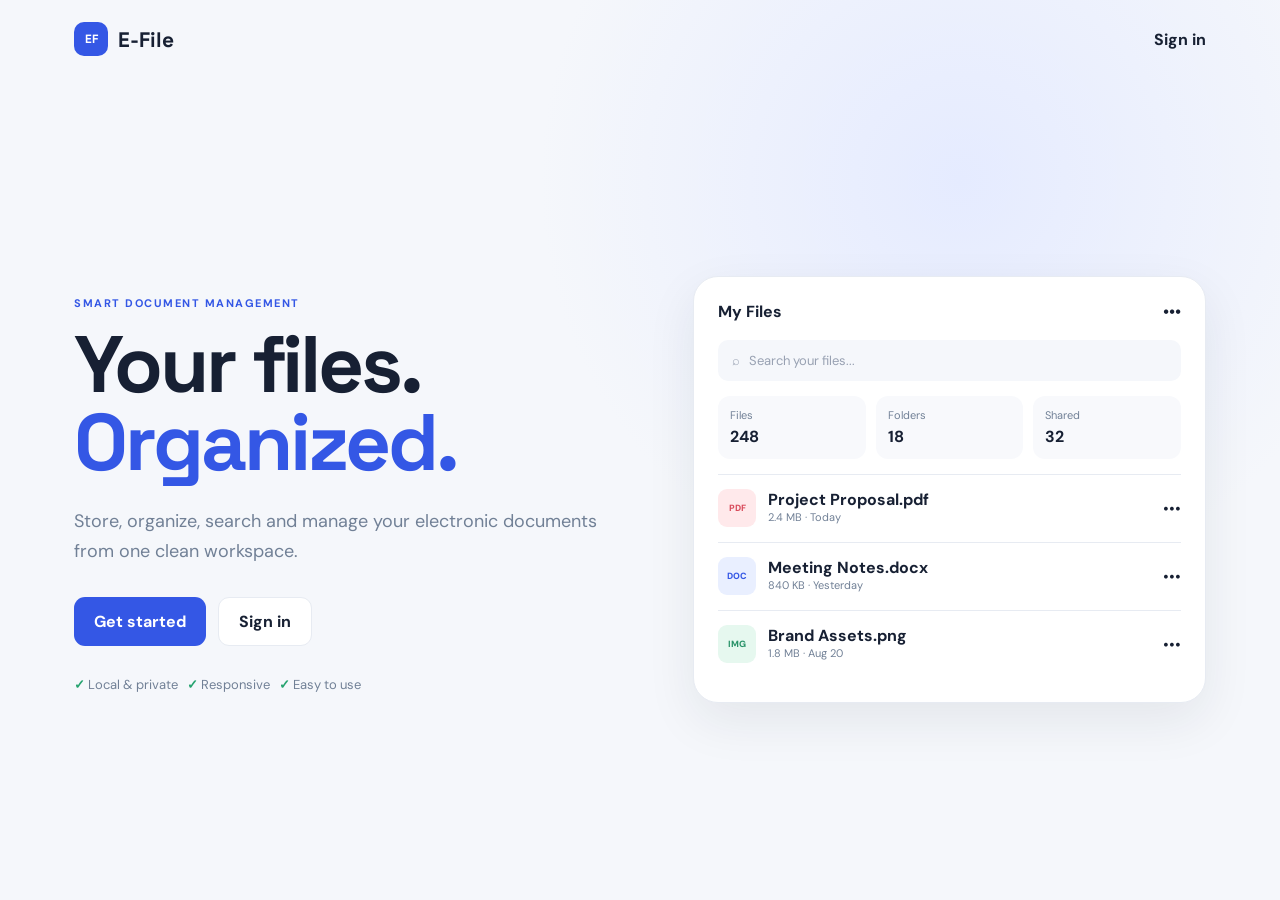
<file: index.html>
<!DOCTYPE html>
<html lang="en">
<head>
<meta charset="UTF-8"><meta name="viewport" content="width=device-width,initial-scale=1.0">
<title>E-File File Management System</title>
<link rel="stylesheet" href="css/style.css">
</head>
<body class="landing">
<header class="landing-nav">
<a class="brand" href="index.html"><span>EF</span>E-File</a>
<a class="nav-login" href="login.html">Sign in</a></header>
<main class="hero">

    <div class="hero-copy">
        <p class="eyebrow">SMART DOCUMENT MANAGEMENT</p>
        <h1>Your files.<br><span>Organized.</span></h1>
        <p>Store, organize, search and manage your electronic documents from one clean workspace.</p>
        <div class="hero-actions">
            <a class="btn primary" href="register.html">Get started</a>
            <a class="btn ghost" href="login.html">Sign in</a>
        </div>
        <div class="trust">
            <b>✓</b> Local & private &nbsp; <b>✓</b> Responsive &nbsp; <b>✓</b> Easy to use
        </div>
    </div>
    <div class="hero-card">
        <div class="mock-top">
            <span>My Files</span>
            <span>•••</span>
        </div>
        <div class="mock-search">⌕ &nbsp; Search your files...</div>
        <div class="mini-stats">
            <div>
                <small>Files</small>
                <strong>248</strong>
            </div>
            <div>
                <small>Folders</small>
                <strong>18</strong>
            </div>
            <div>
                <small>Shared</small>
                <strong>32</strong>
            </div>
        </div>
        <div class="mock-file">
            <span class="file-icon pdf">PDF</span>
            <div>
                <b>Project Proposal.pdf</b>
                <small>2.4 MB · Today</small>
            </div>
            <span>•••</span>
        </div><div class="mock-file">
            <span class="file-icon doc">DOC</span>
            <div>
                <b>Meeting Notes.docx</b>
                <small>840 KB · Yesterday</small>
            </div>
            <span>•••</span>
        </div>
        <div class="mock-file">
            <span class="file-icon img">IMG</span>
            <div>
                <b>Brand Assets.png</b>
                <small>1.8 MB · Aug 20</small>
            </div>
            <span>•••</span>
        </div>
    </div>
</main>
</body>
</html>
</file>
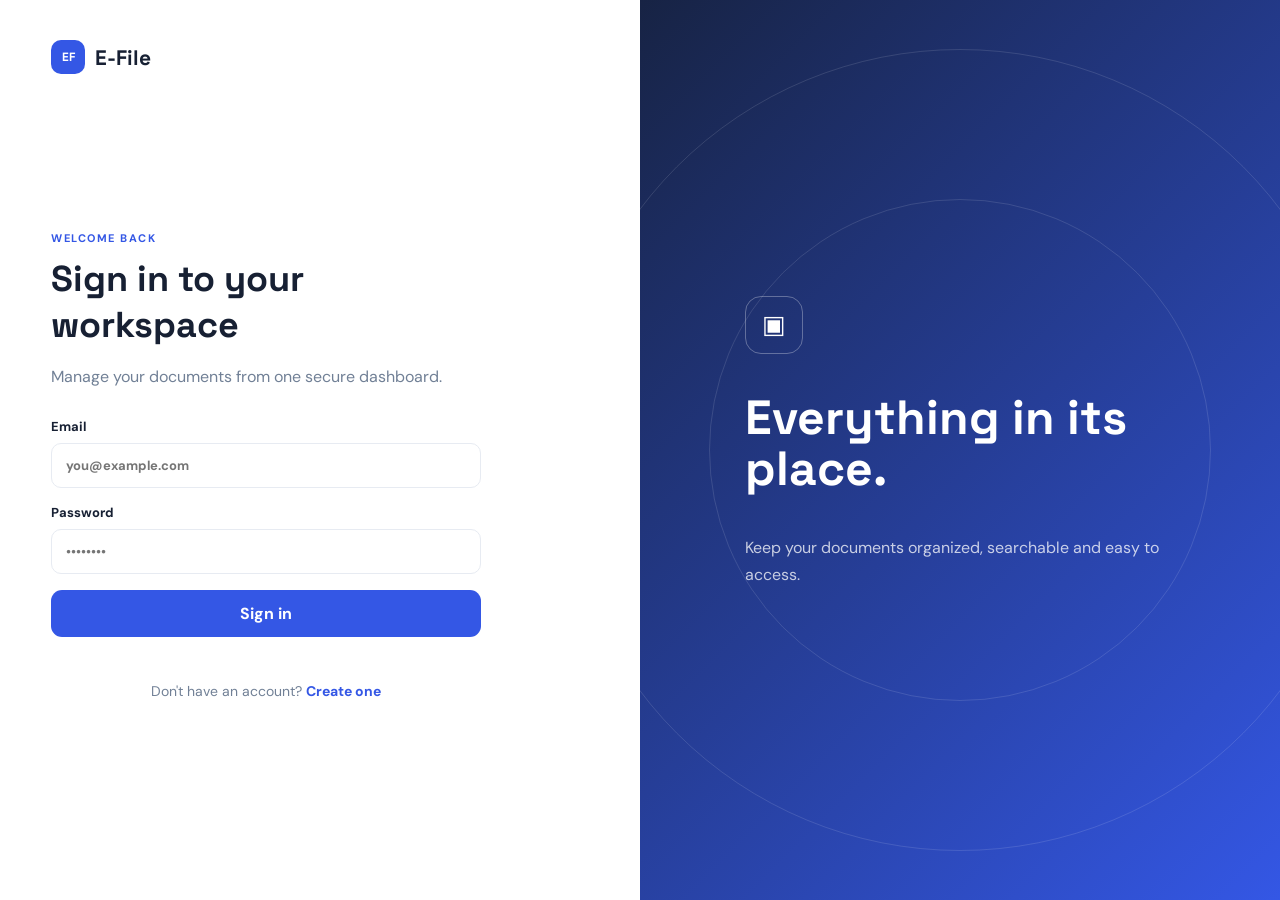
<file: dashboard.html>
<!DOCTYPE html>
<html lang="en">
<head>
<meta charset="UTF-8">
<meta name="viewport" content="width=device-width,initial-scale=1.0">
<title>Dashboard E-File</title>
<link rel="stylesheet" href="css/style.css">
</head>
<body class="app">
    <aside class="sidebar" id="sidebar">
        <a class="brand" href="#"><span>EF</span>E-File</a>
        <nav>
            <p class="nav-label">WORKSPACE</p>
            <a class="side-link active" data-page="dashboard" href="#dashboard">⌂ <span>Dashboard</span></a>
            <a class="side-link" data-page="files" href="#files">▤ <span>My Files</span></a>
            <a class="side-link" data-page="folders" href="#folders">▣ <span>Folders</span>
            </a><a class="side-link" data-page="shared" href="#shared">⇄ <span>Shared</span>
            </a><a class="side-link" data-page="trash" href="#trash">⌫ <span>Trash</span><i id="trashCount"></i></a><p class="nav-label">ACCOUNT</p>
            <a class="side-link" data-page="profile" href="#profile">◉ <span>Profile</span></a>
        </nav>
        <button class="logout side-link" id="logoutBtn">↪ <span>Log out</span></button>
    </aside>
<div class="app-main">
    <header class="topbar">
        <button class="mobile-menu" id="mobileMenu">☰</button>
        <div class="top-title">
            <span id="pageKicker">OVERVIEW</span>
            <h2 id="pageTitle">Dashboard</h2>
        </div>
        <div class="top-actions">
            <button class="icon-btn" id="quickUpload">＋</button>
            <div class="avatar" id="avatar">U</div>
        </div>
    </header>
<main class="content" id="content"></main></div>
<div class="modal" id="modal">
    <div class="modal-box" id="modalBox"></div>
</div>
<input type="file" id="fileInput" multiple hidden>
<script src="js/storage.js"></script>
<script src="js/dashboard.js">

</script>
</body>
</html>
</file>
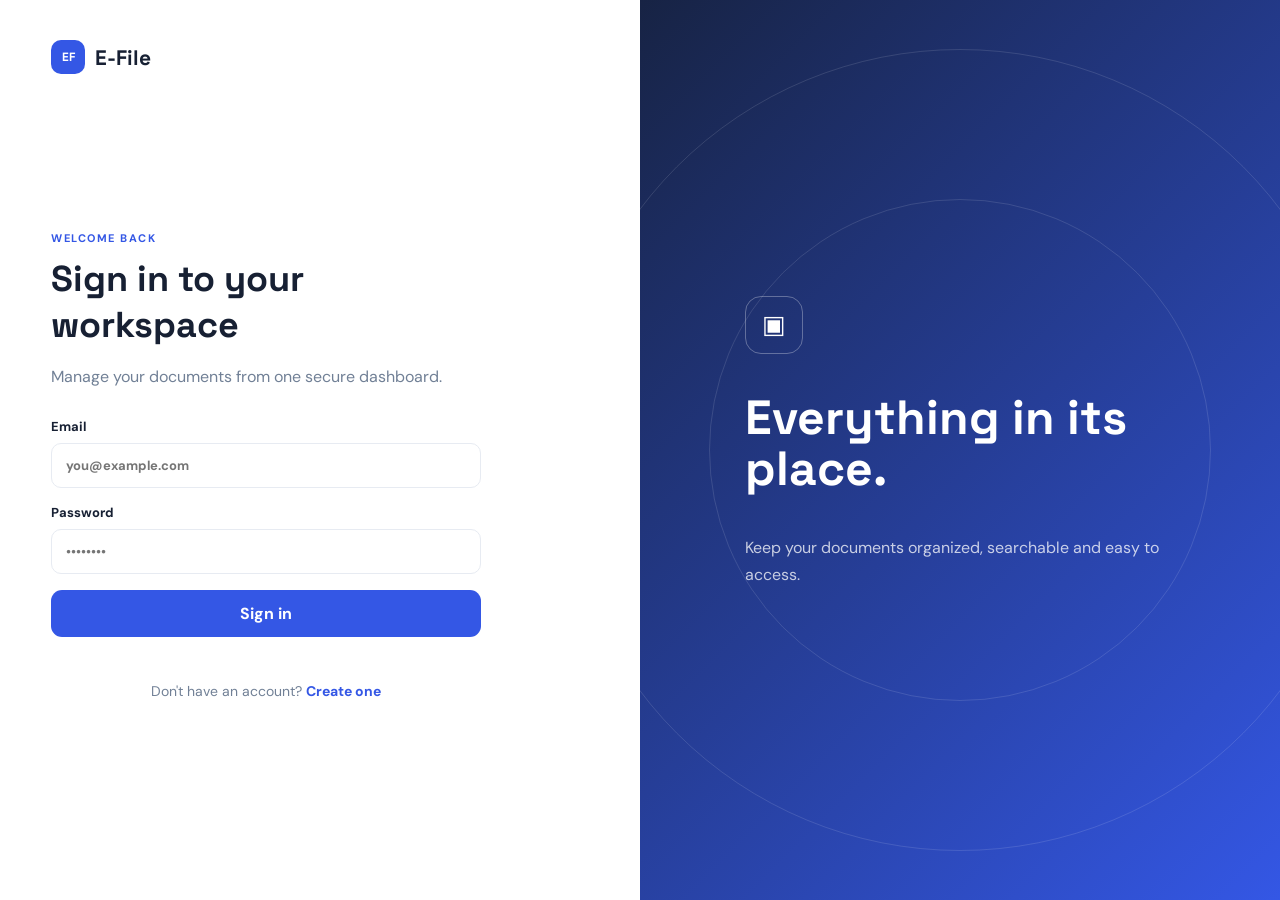
<file: login.html>
<!DOCTYPE html>
<html lang="en">
<head>
<meta charset="UTF-8">
<meta name="viewport" content="width=device-width,initial-scale=1.0">
<title>Sign In E-File</title>
<link rel="stylesheet" href="css/style.css">
</head>
<body class="auth-page">
    <div class="auth-panel">
        <a class="brand" href="index.html"><span>EF</span>E-File</a>
        <div class="auth-box">
            <p class="eyebrow">WELCOME BACK</p>
            <h1>Sign in to your workspace</h1>
            <p class="muted">Manage your documents from one secure dashboard.</p>
            <form id="loginForm">
                <label>Email
                    <input id="loginEmail" type="email" required placeholder="you@example.com">
                </label>
                <label>
                    Password
                    <input id="loginPassword" type="password" required placeholder="••••••••">
                </label>
                <button class="btn primary full" type="submit">Sign in</button>
                <p id="loginMsg" class="form-msg"></p>
            </form>
            <p class="switch">Don't have an account? 
                <a href="register.html">Create one</a>
            </p>
        </div>
    </div>
    <div class="auth-art">
        <div>
            <span class="art-icon">▣</span>
            <h2>Everything in its place.</h2>
            <p>Keep your documents organized, searchable and easy to access.</p>
        </div>
    </div>
    <script src="js/storage.js"></script>
    <script src="js/auth.js"></script>
</body>
</html>
</file>
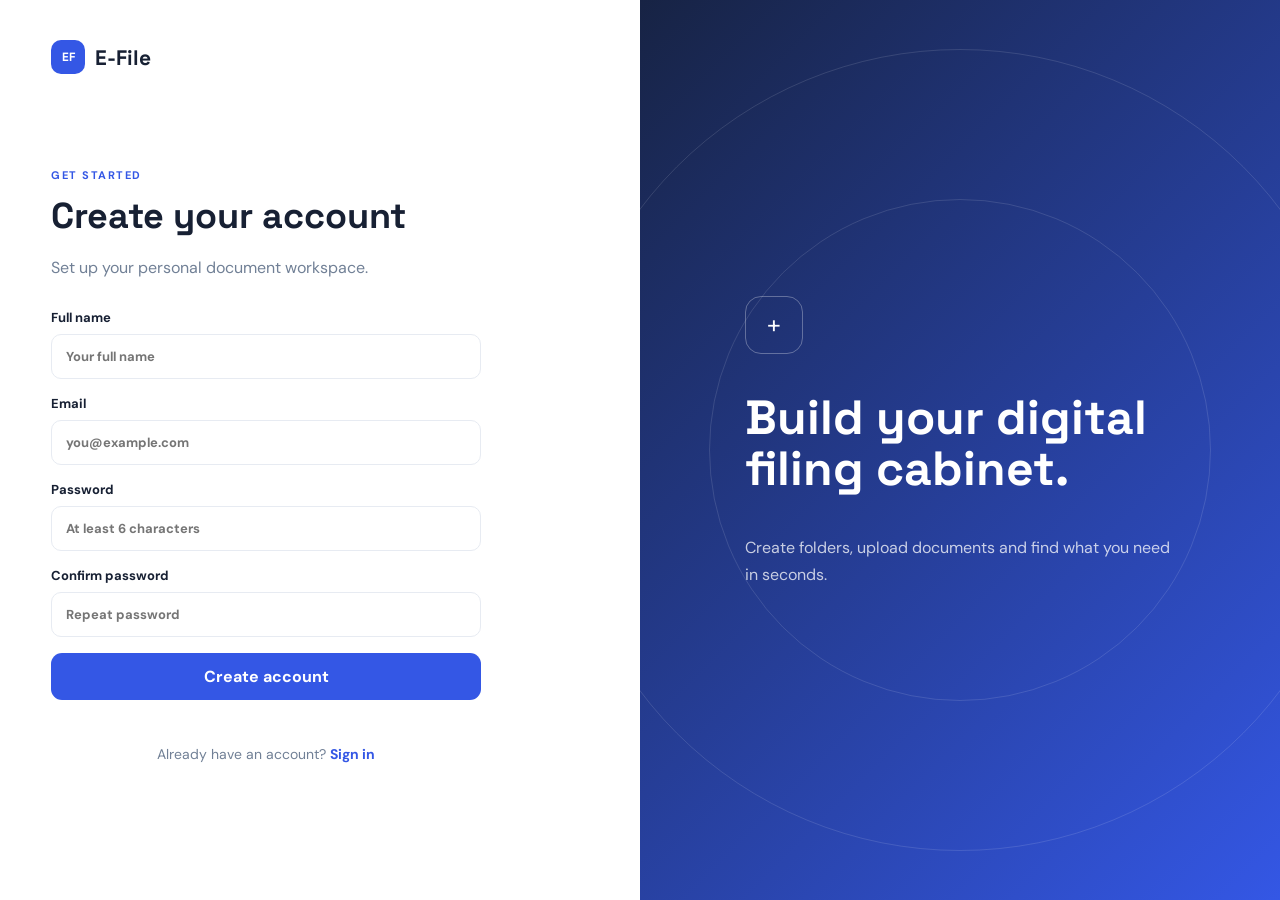
<file: register.html>
<!DOCTYPE html>
<html lang="en">
<head>
<meta charset="UTF-8">
<meta name="viewport" content="width=device-width,initial-scale=1.0">
<title>Create Account E-File</title>
<link rel="stylesheet" href="css/style.css">
</head>
<body class="auth-page">
    <div class="auth-panel">
        <a class="brand" href="index.html"><span>EF</span>E-File</a>
        <div class="auth-box">
            <p class="eyebrow">GET STARTED</p>
            <h1>Create your account</h1>
            <p class="muted">Set up your personal document workspace.</p>
            <form id="registerForm">
                <label>Full name
                    <input id="regName" required placeholder="Your full name">
                </label>
                <label>Email
                    <input id="regEmail" type="email" required placeholder="you@example.com">
                </label>
                <label>Password
                    <input id="regPassword" type="password" minlength="6" required placeholder="At least 6 characters">
                </label>
                <label>Confirm password
                    <input id="regConfirm" type="password" required placeholder="Repeat password">
                </label>
                <button class="btn primary full" type="submit">Create account</button>
                <p id="registerMsg" class="form-msg"></p>
            </form>
            <p class="switch">Already have an account? 
                <a href="login.html">Sign in</a>
            </p>
        </div>
    </div>
    <div class="auth-art">
        <div>
            <span class="art-icon">+</span>
            <h2>Build your digital filing cabinet.</h2>
            <p>Create folders, upload documents and find what you need in seconds.</p>
        </div>
    </div>
    <script src="js/storage.js"></script>
    <script src="js/auth.js"></script>
    </body>
    </html>
</file>
<file: css/style.css>
@import url('https://fonts.googleapis.com/css2?family=DM+Sans:wght@400;500;600;700&family=Space+Grotesk:wght@500;600;700&display=swap');
:root{
--bg:#f5f7fb;
--card:#fff;
--text:#172033;
--muted:#718096;
--line:#e7ebf2;
--primary:#3457e5;
--primary2:#2948c7;
--dark:#10182b;
--danger:#d94b5b;
--shadow:0 18px 50px rgba(23,32,51,.08)
}
*{
    box-sizing:border-box
}
body{
    margin:0;
    font-family:"DM Sans",sans-serif;
    color:var(--text);
    background:var(--bg)
}
a{
    text-decoration:none;
    color:inherit
}
button,input{
    font:inherit
}
.brand{
    display:flex;
    align-items:center;
    gap:10px;
    font-family:"Space Grotesk";
    font-weight:700;
    font-size:21px
}
.brand span{
    display:grid;
    place-items:center;
    width:34px;
    height:34px;
    border-radius:10px;
    background:var(--primary);
    color:#fff;
    font-size:12px
}
.btn{
    border:0;
    border-radius:11px;
    padding:13px 20px;
    display:inline-flex;
    align-items:center;
    justify-content:center;
    font-weight:700;
    cursor:pointer
}
.btn.primary{
    background:var(--primary);
    color:#fff
}
.btn.primary:hover{
    background:var(--primary2)
}
.btn.ghost{
    border:1px solid var(--line);
    background:#fff
}
.btn.danger{
    background:#fff0f1;
    color:var(--danger)
}
.btn.small{
    padding:9px 13px;
    font-size:13px
}
.full{
    width:100%
}
.muted{
    color:var(--muted);
    line-height:1.6
}
.eyebrow{
    color:var(--primary);
    font-size:11px;
    letter-spacing:1.5px;
    font-weight:700
}
.landing{
    min-height:100vh;
    background:radial-gradient(circle at 75% 20%,#e5ebff,transparent 35%),var(--bg)
}
.landing-nav{
    height:78px;
    max-width:1180px;
    margin:auto;
    padding:0 24px;
    display:flex;
    align-items:center;
    justify-content:space-between
}
.nav-login{
    font-weight:700
}
.hero{
    max-width:1180px;
    margin:auto;
    padding:30px 24px;
    display:grid;
    grid-template-columns:1fr .9fr;
    gap:50px;
    align-items:center;
    min-height:calc(100vh - 78px)
}
.hero-copy h1{
    font:700 clamp(48px,7vw,80px)/.98 "Space Grotesk";
    margin:15px 0 24px;
    letter-spacing:-3px
}
.hero-copy h1 span{
    color:var(--primary)
}
.hero-copy>p:not(.eyebrow){
    max-width:530px;
    color:var(--muted);
    font-size:18px;
    line-height:1.7
}
.hero-actions{
    display:flex;
    gap:12px;
    margin:30px 0
}
.trust{
    font-size:13px;
    color:var(--muted)
}
.trust b{
    color:#25a36f
}
.hero-card{
    background:#fff;
    border:1px solid var(--line);
    padding:24px;
    border-radius:25px;
    box-shadow:var(--shadow);
    /* transform:rotate(1deg) */
    
}
.mock-top{
    display:flex;
    justify-content:space-between;
    font-weight:700;
    margin-bottom:18px
}
.mock-search{
    background:var(--bg);
    padding:12px 14px;
    border-radius:10px;
    color:#98a1b2;
    font-size:13px
}
.mini-stats{
    display:grid;
    grid-template-columns:repeat(3,1fr);
    gap:10px;
    margin:15px 0
}
.mini-stats div{
    background:#f8f9fc;
    padding:12px;
    border-radius:12px
}
.mini-stats small,.mock-file small{
    display:block;
    color:var(--muted);
    font-size:11px;
    margin-bottom:4px
}
.mock-file{
    display:flex;
    align-items:center;
    gap:12px;
    padding:14px 0;
    border-top:1px solid var(--line)
}
.mock-file div{
    flex:1
}
.file-icon{
    width:38px;
    height:38px;
    border-radius:9px;
    display:grid;
    place-items:center;
    font-size:9px;
    font-weight:800
}
.pdf{
    background:#ffe9eb;
    color:#d94b5b
}
.doc{
    background:#e9efff;
    color:#3457e5
}
.img{
    background:#e6f8ef;
    color:#299268
}
.auth-page{
    min-height:100vh;
    display:grid;
    grid-template-columns:1fr 1fr
}
.auth-panel{
    display:flex;
    flex-direction:column;
    padding:40px 8%;
    background:#fff
}
.auth-box{
    width:min(430px,100%);
    margin:auto 0
}
.auth-box h1{
    font:700 36px "Space Grotesk";
    margin:10px 0
}
.auth-box form{
    margin-top:28px
}
.auth-box label{
    display:block;
    font-size:13px;
    font-weight:700;
    margin:16px 0
}
.auth-box input{
    display:block;
    width:100%;
    border:1px solid var(--line);
    padding:13px 14px;
    border-radius:10px;
    margin-top:8px;
    outline:none
}
.auth-box input:focus{
    border-color:var(--primary)
}
.switch{
    text-align:center;
    color:var(--muted);
    font-size:14px
}
.switch a{
    color:var(--primary);
    font-weight:700
}
.auth-art{
    background:linear-gradient(135deg,#172344,#3457e5);
    color:#fff;
    display:grid;
    place-items:center;
    padding:10%;
    position:relative;
    overflow:hidden
}
.auth-art:before,.auth-art:after{
    content:"";
    position:absolute;
    border:1px solid rgba(255,255,255,.12);
    border-radius:50%
}
.auth-art:before{
    width:500px;
    height:500px
}
.auth-art:after{
    width:800px;
    height:800px
}
.auth-art>div{
    position:relative;
    z-index:1;
    max-width:430px
}
.auth-art h2{
    font:700 48px/1.05 "Space Grotesk"
}
.auth-art p{
    opacity:.75;
    line-height:1.7
}
.art-icon{
    display:grid;
    place-items:center;
    width:58px;
    height:58px;
    border:1px solid rgba(255,255,255,.3);
    border-radius:16px;
    font-size:25px
}
.form-msg{
    font-size:13px;
    text-align:center;
    min-height:18px;
    color:var(--danger)
}
.app{
    display:flex;
    min-height:100vh
}
.sidebar{
    width:245px;
    background:#10182b;
    color:#aab4c8;
    padding:25px 15px;
    display:flex;
    flex-direction:column;
    flex-shrink:0
}
.sidebar .brand{
    color:#fff;
    padding:0 10px 30px
}
.sidebar nav{
    display:flex;
    flex-direction:column;
    gap:5px
}
.nav-label{
    font-size:10px;
    letter-spacing:1.3px;
    margin:17px 10px 7px;
    color:#66738c
}
.side-link{
    border:0;
    background:transparent;
    color:#9da8bb;
    display:flex;
    align-items:center;
    gap:13px;
    padding:12px 11px;
    border-radius:10px;
    cursor:pointer;
    font-size:14px
}
.side-link:hover,.side-link.active{
    background:#1d2943;
    color:#fff
}
.side-link i{
    margin-left:auto;
    font-size:10px;
    background:#e25565;
    color:#fff;
    padding:2px 6px;
    border-radius:10px;
    font-style:normal
}
.logout{
    margin-top:auto;
    width:100%
}
.app-main{
    flex:1;
    min-width:0
}
.topbar{
    height:82px;
    background:#fff;
    border-bottom:1px solid var(--line);
    display:flex;
    align-items:center;
    padding:0 32px;
    justify-content:space-between
}
.top-title span{
    font-size:9px;
    letter-spacing:1.3px;
    color:var(--muted)
}
.top-title h2{
    font:700 22px "Space Grotesk";
    margin:2px 0
}
.top-actions{
    display:flex;
    gap:12px;
    align-items:center
}
.icon-btn{
    width:38px;
    height:38px;
    border:1px solid var(--line);
    background:#fff;
    border-radius:10px;
    cursor:pointer;
    font-size:20px
}
.avatar{width:38px;
    height:38px;
    background:#e9efff;
    color:var(--primary);
    border-radius:50%;
    display:grid;
    place-items:center;
    font-weight:800
}
.mobile-menu{
    display:none
}
.content{
    padding:30px 32px;
    max-width:1400px;
    margin:auto
}
.page-head{
    display:flex;
    justify-content:space-between;
    gap:15px;
    align-items:center;
    margin-bottom:25px
}
.page-head h3{
    font:700 24px "Space Grotesk";
    margin:0
}
.page-head p{
    margin:5px 0;
    color:var(--muted);
    font-size:13px
}
.cards{
    display:grid;
    grid-template-columns:repeat(4,1fr);
    gap:16px
}
.stat{
    background:#fff;
    border:1px solid var(--line);
    padding:20px;
    border-radius:15px
}
.stat .stat-icon{
    width:38px;
    height:38px;
    background:#edf1ff;
    color:var(--primary);
    border-radius:10px;
    display:grid;
    place-items:center
}
.stat small{
    color:var(--muted);
    display:block;
    margin-top:15px
}
.stat strong{
    font:700 28px "Space Grotesk"
}
.section{
    background:#fff;
    border:1px solid var(--line);
    border-radius:15px;
    margin-top:20px;
    overflow:hidden
}
.section-head{
    display:flex;
    justify-content:space-between;
    align-items:center;
    padding:18px 20px;
    border-bottom:1px solid var(--line)
}
.section-head h4{
    margin:0;
    font-size:15px
}
.searchbar{
    display:flex;gap:10px;
    margin-bottom:16px
}
.searchbar input,.select{
    border:1px solid var(--line);
    background:#fff;
    padding:11px 13px;
    border-radius:10px;
    outline:0
}
.searchbar input{
    flex:1
}
.select{
    min-width:150px
}
.file-table{
    width:100%;
    border-collapse:collapse
}
.file-table th{
    text-align:left;
    font-size:11px;
    color:var(--muted);
    font-weight:600;
    padding:12px 20px;
    background:#fafbfc
}
.file-table td{
    padding:13px 20px;
    border-top:1px solid var(--line);
    font-size:13px
}
.file-name{
    display:flex;
    align-items:center;
    gap:10px
}
.file-name .file-icon{
    flex-shrink:0
}
.actions{
    display:flex;
    gap:6px
}
.tiny-btn{
    border:1px solid var(--line);
    background:#fff;
    border-radius:7px;
    padding:6px 8px;
    cursor:pointer;
    font-size:11px
}
.folder-grid{
    display:grid;
    grid-template-columns:repeat(auto-fill,minmax(190px,1fr));
    gap:14px
}
.folder{
    background:#fff;
    border:1px solid var(--line);
    border-radius:14px;
    padding:18px;
    cursor:pointer
}
.folder:hover{
    border-color:#c5cff5
}
.folder-icon{
    font-size:30px;
    margin-bottom:18px
}
.folder b{
    display:block
}
.folder small{
    color:var(--muted)
}
.empty{
    text-align:center;
    padding:55px 20px;
    color:var(--muted)
}
.profile-grid{
    display:grid;
    grid-template-columns:1fr 1fr;
    gap:18px
}
.profile-card{
    background:#fff;
    border:1px solid var(--line);
    border-radius:15px;
    padding:24px
}
.profile-avatar{
    width:75px;
    height:75px;
    border-radius:50%;
    background:#e9efff;
    color:var(--primary);
    display:grid;
    place-items:center;
    font-size:27px;
    font-weight:800;
    margin-bottom:15px
}
.profile-card label{
    display:block;
    font-size:12px;
    font-weight:700;
    margin:16px 0
}
.profile-card input{
    display:block;
    width:100%;
    padding:12px;
    border:1px solid var(--line);
    border-radius:9px;
    margin-top:7px
}
.modal{position:fixed;
    inset:0;
    background:rgba(16,24,43,.48);
    display:none;
    place-items:center;
    padding:20px;
    z-index:10
}
.modal.show{
    display:grid
}
.modal-box{
    background:#fff;
    border-radius:16px;
    padding:24px;
    width:min(460px,100%);
    box-shadow:var(--shadow)
}
.modal-box h3{
    font:700 22px "Space Grotesk";
    margin:0 0 8px
}
.modal-box p{
    color:var(--muted);
    font-size:13px
}
.modal-box label{
    display:block;
    font-size:12px;
    font-weight:700;
    margin:16px 0
}
.modal-box input,.modal-box select{
    width:100%;
    padding:12px;
    border:1px solid var(--line);
    border-radius:9px;
    margin-top:7px
}
.modal-actions{
    display:flex;
    justify-content:flex-end;
    gap:8px;
    margin-top:20px
}
@media(max-width:900px){
    .hero{
        grid-template-columns:1fr;
        gap:30px
    }
    .hero-card{
        max-width:600px
    }
    .auth-page{
        grid-template-columns:1fr
    }
    .auth-art{
        display:none
    }
    .cards{
        grid-template-columns:repeat(2,1fr)
    }
    .sidebar{
        position:fixed;
        left:-250px;
        top:0;
        bottom:0;
        z-index:20;
        transition:.25s
    }
    .sidebar.open{
        left:0
    }
    .mobile-menu{
        display:block;
        border:0;
        background:transparent;
        font-size:20px;
        margin-right:12px
    }
    .topbar{
        justify-content:flex-start;
        gap:10px
    }
    .top-actions{
        margin-left:auto
    }
}
@media(max-width:600px){
    .content{
        padding:20px 15px
    }
    .topbar{
        padding:0 15px
    }
    .cards{
        grid-template-columns:1fr 1fr
    }
    .page-head{
        align-items:flex-start
    }
    .page-head .btn{
        padding:10px
    }
    .file-table th:nth-child(3),.file-table td:nth-child(3),.file-table th:nth-child(4),.file-table td:nth-child(4){
        display:none
    }
    .searchbar{
        flex-wrap:wrap
    }
    .searchbar input{
        min-width:100%
    }
    .profile-grid{
        grid-template-columns:1fr
    }
    .hero{
        padding-top:35px
    }
    .hero-copy h1{
        letter-spacing:-2px
    }
    .hero-actions .btn{
        flex:1
    }
    .landing-nav{
        padding:0 18px
    }
}
</file>
